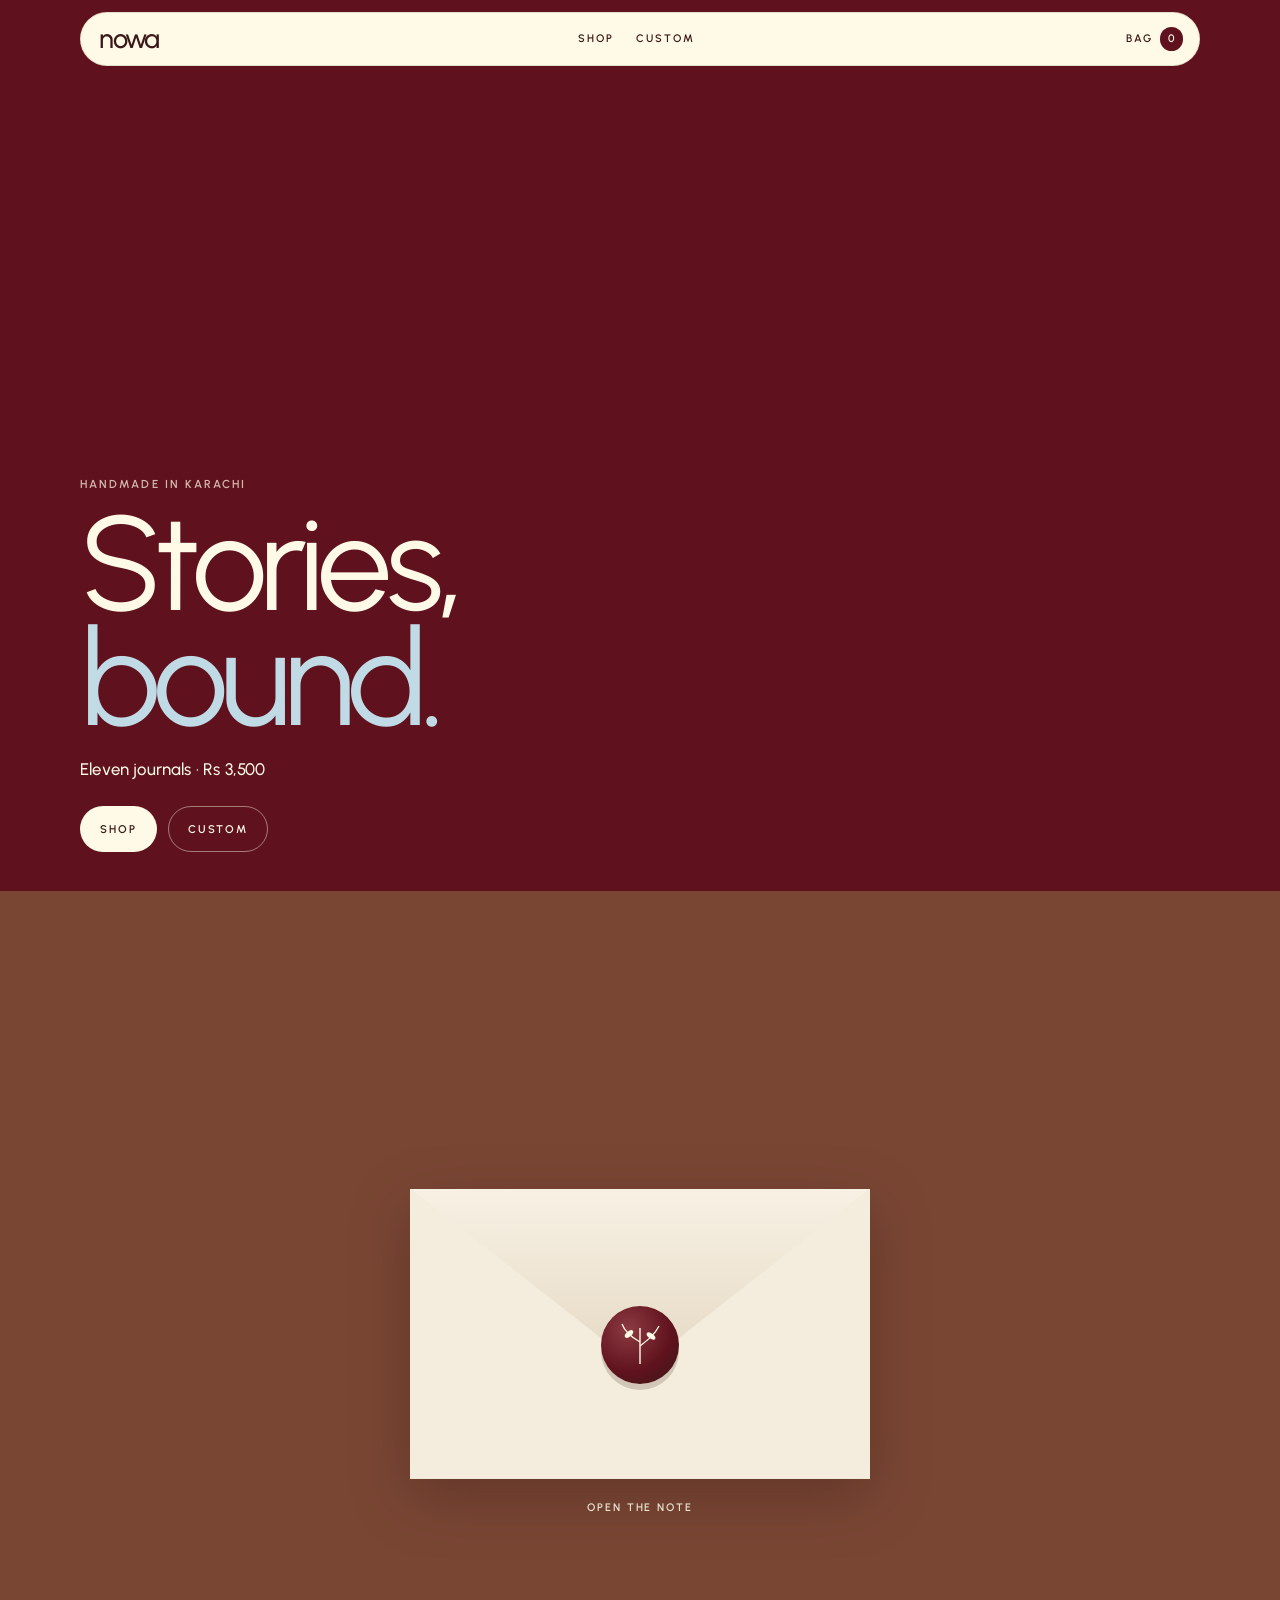
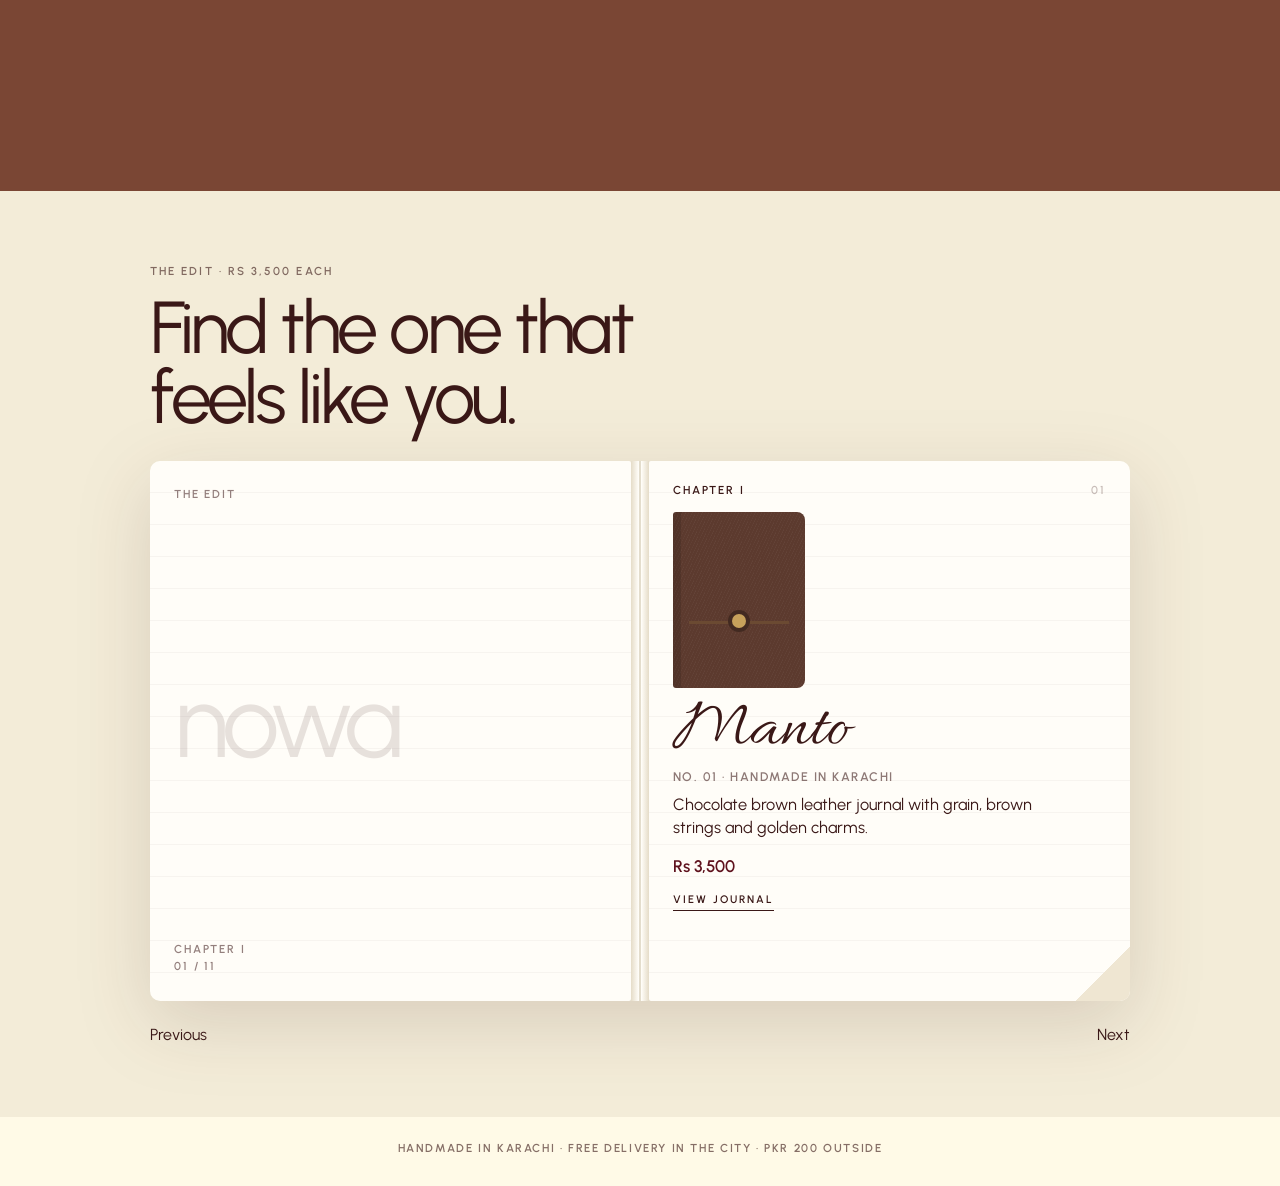
<file: preview/index.html>
<!DOCTYPE html>
<html lang="en">
  <head>
    <meta charset="utf-8" />
    <meta name="viewport" content="width=device-width, initial-scale=1" />
    <title>Nowa Atelier</title>
    <meta name="description" content="Hand-bound journals from Karachi. Eleven journals, Rs 3,500." />
    <meta name="theme-color" content="#5f121d" />
    <link rel="stylesheet" href="css/site.css" />
  </head>
  <body class="home">
    <a class="sr-only" href="#main">Skip to content</a>
    <div class="bar-wrap">
      <header class="bar">
        <a class="logo" href="index.html">nowa</a>
        <nav class="nav" aria-label="Primary">
          <a href="#notebook">Shop</a>
          <a href="custom.html">Custom</a>
        </nav>
        <button class="bag-open" type="button" data-open-bag>
          <span>Bag</span>
          <span class="count" data-bag-count>0</span>
        </button>
      </header>
    </div>
    <main id="main">
      <section class="hero">
        <div class="hero-inner">
          <p class="eyebrow">Handmade in Karachi</p>
          <h1>Stories,<br /><span class="bound">bound.</span></h1>
          <p class="lede">Eleven journals · Rs 3,500</p>
          <div class="hero-actions">
            <a class="btn btn-cream" href="#notebook">Shop</a>
            <a class="btn btn-ghost" href="custom.html">Custom</a>
          </div>
        </div>
      </section>

      <section class="letter-section" aria-label="A note from Nowa">
        <div class="letter-stage" id="letter-stage">
          <div class="envelope" id="envelope">
            <div class="envelope-back"></div>
            <div class="envelope-flap"></div>
            <div class="envelope-pocket"></div>
            <button class="seal" type="button" id="seal" aria-expanded="false" aria-controls="note">
              <span class="sr-only">Open the note</span>
              <svg viewBox="0 0 78 78" aria-hidden="true">
                <path d="M39 58 V22" fill="none" stroke="#fffae7" stroke-width="1.4" />
                <path d="M39 36 C30 31 24 26 21 18" fill="none" stroke="#fffae7" stroke-width="1.3" />
                <path d="M39 40 C48 33 54 28 58 20" fill="none" stroke="#fffae7" stroke-width="1.3" />
                <ellipse cx="28" cy="28" rx="5" ry="2.6" transform="rotate(-40 28 28)" fill="#fffae7" />
                <ellipse cx="50" cy="30" rx="5" ry="2.6" transform="rotate(36 50 30)" fill="#fffae7" />
              </svg>
            </button>
          </div>
          <button class="letter-hint" type="button" id="letter-hint">Open the note</button>
          <article class="note" id="note" hidden>
            <h2>a quiet note for you</h2>
            <p>somewhere between the noise and the notifications, you already know what you need to say. you just haven't written it down yet.</p>
            <p>a phone remembers everything. that's not the same as you remembering it.</p>
            <p class="sign">with love, <span class="script">Nowa</span></p>
            <button class="text-btn" type="button" id="close-note">Close the note</button>
          </article>
        </div>
      </section>

      <section class="notebook-section" id="notebook">
        <div class="notebook-head">
          <p class="eyebrow">The edit · Rs 3,500 each</p>
          <h2>Find the one that feels like you.</h2>
        </div>
        <div class="book" id="book">
          <div class="page page-left">
            <p class="left-kicker">The edit</p>
            <p class="watermark">nowa</p>
            <div class="left-foot">
              <p id="left-chapter">Chapter I</p>
              <p id="left-count">01 / 11</p>
            </div>
          </div>
          <div class="spine"></div>
          <div class="page page-right" id="page-right">
            <div class="sheet" id="sheet"></div>
            <button class="dogear" type="button" data-turn="1" aria-label="Next journal"></button>
          </div>
        </div>
        <div class="book-nav">
          <button type="button" data-turn="-1">Previous</button>
          <button type="button" data-turn="1">Next</button>
        </div>
        <noscript>
          <ol class="text-index">
            <li><a href="journal.html?id=chapter-1-manto">Manto, Chapter I, Rs 3,500</a></li>
            <li><a href="journal.html?id=chapter-1-obsidian">Obsidian, Chapter I, Rs 3,500</a></li>
            <li><a href="journal.html?id=chapter-1-jane">Jane, Chapter I, Rs 3,500</a></li>
            <li><a href="journal.html?id=chapter-1-eden">Eden, Chapter I, Rs 3,500</a></li>
            <li><a href="journal.html?id=chapter-1-ember">Ember, Chapter I, Rs 3,500</a></li>
            <li><a href="journal.html?id=chapter-1-riptide">Riptide, Chapter I, Rs 3,500</a></li>
            <li><a href="journal.html?id=chapter-2-manto">Manto, Chapter II, Rs 3,500</a></li>
            <li><a href="journal.html?id=chapter-2-venom">Venom, Chapter II, Rs 3,500</a></li>
            <li><a href="journal.html?id=chapter-2-nebula">Nebula, Chapter II, Rs 3,500</a></li>
            <li><a href="journal.html?id=chapter-2-sylvia">Sylvia, Chapter II, Rs 3,500</a></li>
            <li><a href="journal.html?id=chapter-2-katniss">Katniss, Chapter II, Rs 3,500</a></li>
          </ol>
        </noscript>
      </section>
    </main>
    <footer class="site-footer">Handmade in Karachi · Free delivery in the city · PKR 200 outside</footer>
    <div class="drawer" id="drawer" hidden>
      <button class="backdrop" type="button" data-close-bag aria-label="Close bag"></button>
      <div class="drawer-panel" role="dialog" aria-modal="true" aria-labelledby="bag-title">
        <div class="drawer-head">
          <h2 id="bag-title">Your bag</h2>
          <button class="text-btn" type="button" data-close-bag>Close</button>
        </div>
        <div id="bag-body"></div>
        <p class="fine">Checkout comes with the real source. This preview keeps your bag in this browser.</p>
      </div>
    </div>
    <script src="js/catalog.js"></script>
    <script src="js/site.js"></script>
    <script src="js/home.js"></script>
  </body>
</html>
</file>
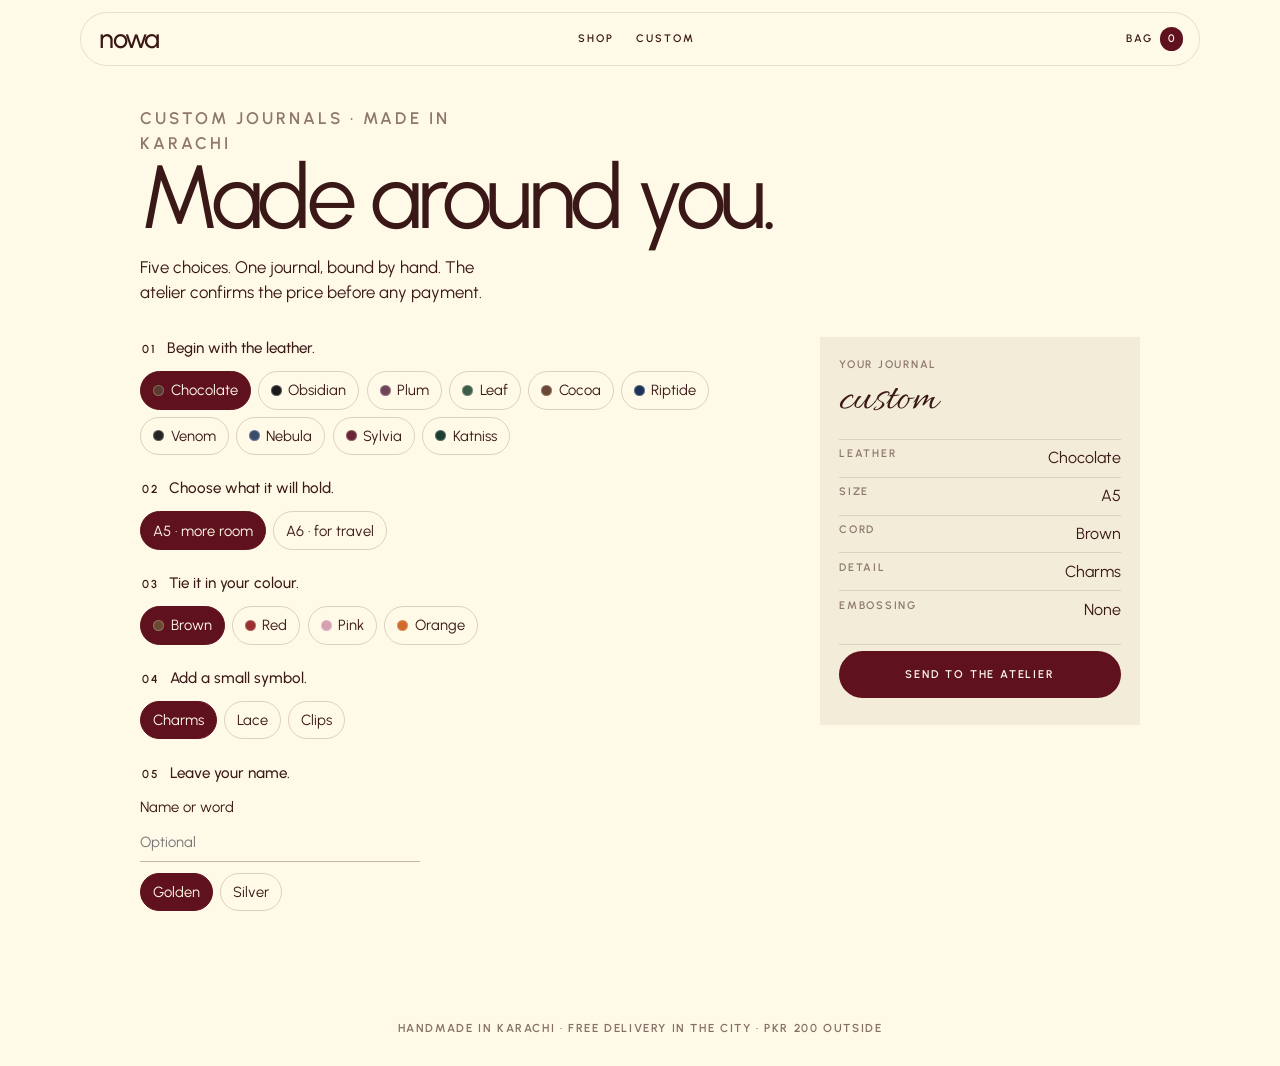
<file: preview/custom.html>
<!DOCTYPE html>
<html lang="en">
  <head>
    <meta charset="utf-8" />
    <meta name="viewport" content="width=device-width, initial-scale=1" />
    <title>Custom journal · Nowa Atelier</title>
    <meta name="description" content="Choose leather, size, cord, detail, and a name. Bound by hand in Karachi." />
    <meta name="theme-color" content="#fffae7" />
    <link rel="stylesheet" href="css/site.css" />
  </head>
  <body>
    <a class="sr-only" href="#main">Skip to content</a>
    <div class="bar-wrap">
      <header class="bar">
        <a class="logo" href="index.html">nowa</a>
        <nav class="nav" aria-label="Primary">
          <a href="index.html#notebook">Shop</a>
          <a href="custom.html">Custom</a>
        </nav>
        <button class="bag-open" type="button" data-open-bag>
          <span>Bag</span>
          <span class="count" data-bag-count>0</span>
        </button>
      </header>
    </div>
    <main id="main" class="custom">
      <header class="custom-intro">
        <p class="eyebrow">Custom journals · made in Karachi</p>
        <h1>Made around you.</h1>
        <p>Five choices. One journal, bound by hand. The atelier confirms the price before any payment.</p>
      </header>
      <form id="custom-form">
        <div class="custom-grid">
          <div>
            <fieldset>
              <legend><span>01</span> Begin with the leather.</legend>
              <div class="choice-row">
                <label class="choice"><input type="radio" name="leather" value="Chocolate" checked /><span><i class="dot" style="--dot:#5c3a2e"></i>Chocolate</span></label>
                <label class="choice"><input type="radio" name="leather" value="Obsidian" /><span><i class="dot" style="--dot:#1a1a1a"></i>Obsidian</span></label>
                <label class="choice"><input type="radio" name="leather" value="Plum" /><span><i class="dot" style="--dot:#6e4458"></i>Plum</span></label>
                <label class="choice"><input type="radio" name="leather" value="Leaf" /><span><i class="dot" style="--dot:#3d5c45"></i>Leaf</span></label>
                <label class="choice"><input type="radio" name="leather" value="Cocoa" /><span><i class="dot" style="--dot:#6a4634"></i>Cocoa</span></label>
                <label class="choice"><input type="radio" name="leather" value="Riptide" /><span><i class="dot" style="--dot:#1e3358"></i>Riptide</span></label>
                <label class="choice"><input type="radio" name="leather" value="Venom" /><span><i class="dot" style="--dot:#242424"></i>Venom</span></label>
                <label class="choice"><input type="radio" name="leather" value="Nebula" /><span><i class="dot" style="--dot:#3a4d6b"></i>Nebula</span></label>
                <label class="choice"><input type="radio" name="leather" value="Sylvia" /><span><i class="dot" style="--dot:#6b2433"></i>Sylvia</span></label>
                <label class="choice"><input type="radio" name="leather" value="Katniss" /><span><i class="dot" style="--dot:#1e3d32"></i>Katniss</span></label>
              </div>
            </fieldset>
            <fieldset>
              <legend><span>02</span> Choose what it will hold.</legend>
              <div class="choice-row">
                <label class="choice"><input type="radio" name="size" value="A5" checked /><span>A5 · more room</span></label>
                <label class="choice"><input type="radio" name="size" value="A6" /><span>A6 · for travel</span></label>
              </div>
            </fieldset>
            <fieldset>
              <legend><span>03</span> Tie it in your colour.</legend>
              <div class="choice-row">
                <label class="choice"><input type="radio" name="cord" value="Brown" checked /><span><i class="dot" style="--dot:#6b4a32"></i>Brown</span></label>
                <label class="choice"><input type="radio" name="cord" value="Red" /><span><i class="dot" style="--dot:#9a2f2f"></i>Red</span></label>
                <label class="choice"><input type="radio" name="cord" value="Pink" /><span><i class="dot" style="--dot:#d7a0b0"></i>Pink</span></label>
                <label class="choice"><input type="radio" name="cord" value="Orange" /><span><i class="dot" style="--dot:#d06a2b"></i>Orange</span></label>
              </div>
            </fieldset>
            <fieldset>
              <legend><span>04</span> Add a small symbol.</legend>
              <div class="choice-row">
                <label class="choice"><input type="radio" name="detail" value="Charms" checked /><span>Charms</span></label>
                <label class="choice"><input type="radio" name="detail" value="Lace" /><span>Lace</span></label>
                <label class="choice"><input type="radio" name="detail" value="Clips" /><span>Clips</span></label>
              </div>
            </fieldset>
            <fieldset>
              <legend><span>05</span> Leave your name.</legend>
              <label class="name-field">Name or word
                <input type="text" name="emboss" maxlength="24" autocomplete="off" placeholder="Optional" />
              </label>
              <div class="choice-row">
                <label class="choice"><input type="radio" name="finish" value="Golden" checked /><span>Golden</span></label>
                <label class="choice"><input type="radio" name="finish" value="Silver" /><span>Silver</span></label>
              </div>
            </fieldset>
          </div>
          <aside class="summary" aria-live="polite">
            <p class="summary-kicker">Your journal</p>
            <p class="summary-title">custom</p>
            <dl>
              <div><dt class="summary-label">Leather</dt><dd id="sum-leather">Chocolate</dd></div>
              <div><dt class="summary-label">Size</dt><dd id="sum-size">A5</dd></div>
              <div><dt class="summary-label">Cord</dt><dd id="sum-cord">Brown</dd></div>
              <div><dt class="summary-label">Detail</dt><dd id="sum-detail">Charms</dd></div>
              <div><dt class="summary-label">Embossing</dt><dd id="sum-finish">None</dd></div>
            </dl>
            <div class="send-row">
              <p class="confirm" id="custom-confirm" hidden>Your choices are with the atelier. No payment is taken in this preview.</p>
              <button class="btn btn-maroon" type="submit">Send to the atelier</button>
            </div>
          </aside>
        </div>
      </form>
    </main>
    <footer class="site-footer">Handmade in Karachi · Free delivery in the city · PKR 200 outside</footer>
    <div class="drawer" id="drawer" hidden>
      <button class="backdrop" type="button" data-close-bag aria-label="Close bag"></button>
      <div class="drawer-panel" role="dialog" aria-modal="true" aria-labelledby="bag-title">
        <div class="drawer-head">
          <h2 id="bag-title">Your bag</h2>
          <button class="text-btn" type="button" data-close-bag>Close</button>
        </div>
        <div id="bag-body"></div>
        <p class="fine">Checkout comes with the real source. This preview keeps your bag in this browser.</p>
      </div>
    </div>
    <script src="js/catalog.js"></script>
    <script src="js/site.js"></script>
    <script src="js/custom.js"></script>
  </body>
</html>
</file>
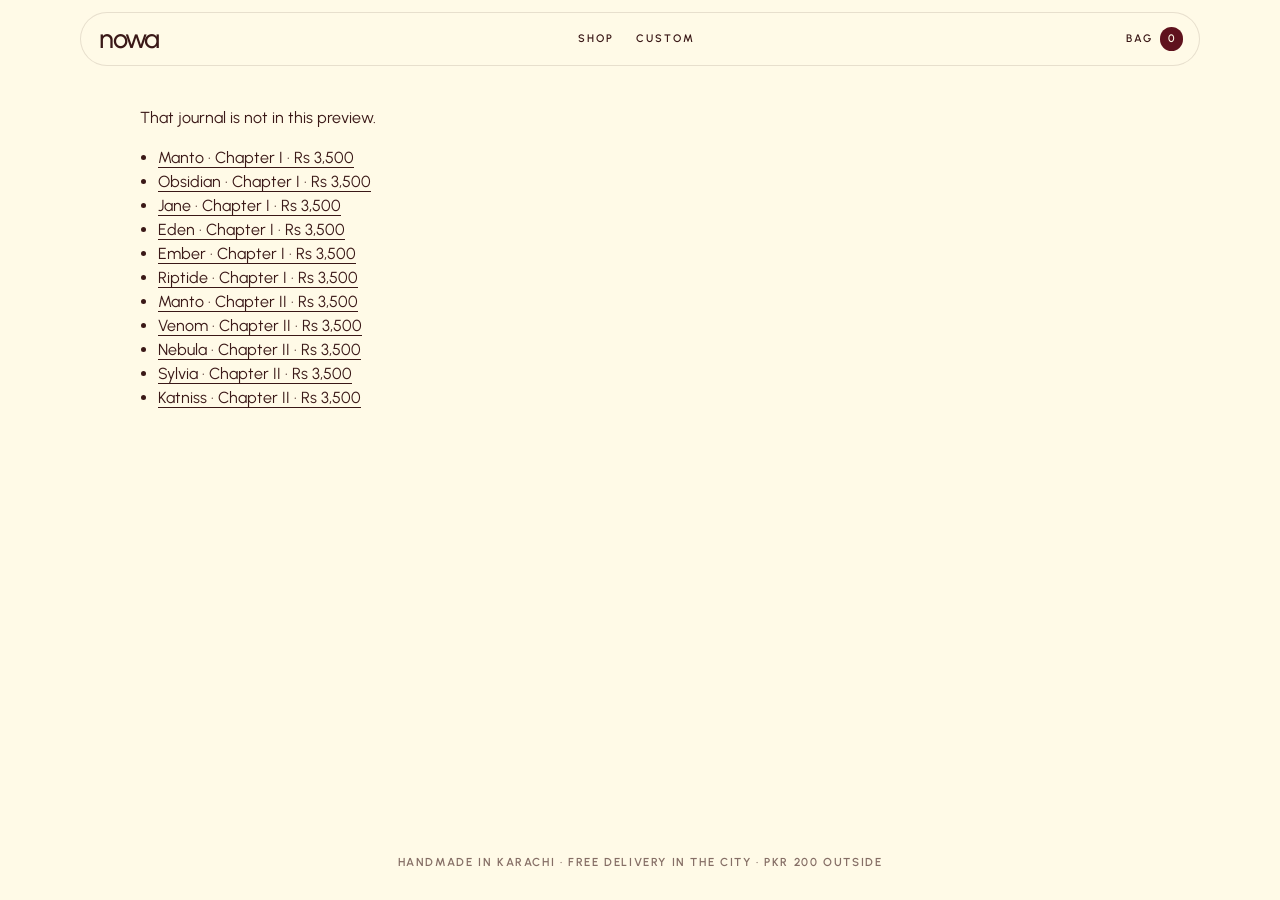
<file: preview/journal.html>
<!DOCTYPE html>
<html lang="en">
  <head>
    <meta charset="utf-8" />
    <meta name="viewport" content="width=device-width, initial-scale=1" />
    <title>Journal · Nowa Atelier</title>
    <meta name="description" content="A hand-bound Nowa journal. Rs 3,500." />
    <meta name="theme-color" content="#fffae7" />
    <link rel="stylesheet" href="css/site.css" />
  </head>
  <body>
    <a class="sr-only" href="#main">Skip to content</a>
    <div class="bar-wrap">
      <header class="bar">
        <a class="logo" href="index.html">nowa</a>
        <nav class="nav" aria-label="Primary">
          <a href="index.html#notebook">Shop</a>
          <a href="custom.html">Custom</a>
        </nav>
        <button class="bag-open" type="button" data-open-bag>
          <span>Bag</span>
          <span class="count" data-bag-count>0</span>
        </button>
      </header>
    </div>
    <main id="main" class="product">
      <article id="product"></article>
    </main>
    <footer class="site-footer">Handmade in Karachi · Free delivery in the city · PKR 200 outside</footer>
    <div class="drawer" id="drawer" hidden>
      <button class="backdrop" type="button" data-close-bag aria-label="Close bag"></button>
      <div class="drawer-panel" role="dialog" aria-modal="true" aria-labelledby="bag-title">
        <div class="drawer-head">
          <h2 id="bag-title">Your bag</h2>
          <button class="text-btn" type="button" data-close-bag>Close</button>
        </div>
        <div id="bag-body"></div>
        <p class="fine">Checkout comes with the real source. This preview keeps your bag in this browser.</p>
      </div>
    </div>
    <script src="js/catalog.js"></script>
    <script src="js/site.js"></script>
    <script src="js/journal.js"></script>
  </body>
</html>
</file>
<file: preview/css/site.css>
@font-face {
  font-family: Urbanist;
  src: url("../fonts/urbanist-300.woff2") format("woff2");
  font-weight: 300;
  font-style: normal;
  font-display: swap;
}

@font-face {
  font-family: Urbanist;
  src: url("../fonts/urbanist-400.woff2") format("woff2");
  font-weight: 400;
  font-style: normal;
  font-display: swap;
}

@font-face {
  font-family: Urbanist;
  src: url("../fonts/urbanist-500.woff2") format("woff2");
  font-weight: 500;
  font-style: normal;
  font-display: swap;
}

@font-face {
  font-family: Urbanist;
  src: url("../fonts/urbanist-600.woff2") format("woff2");
  font-weight: 600;
  font-style: normal;
  font-display: swap;
}

@font-face {
  font-family: Allura;
  src: url("../fonts/allura-latin.woff2") format("woff2");
  font-weight: 400;
  font-style: normal;
  font-display: swap;
}

:root {
  --cream: #fffae7;
  --cream-dark: #d0cbb7;
  --maroon: #5f121d;
  --espresso: #3a1817;
  --powder: #c0dbe6;
  --bark: #7a4634;
  --paper: #fffdf8;
  --line: rgba(58, 24, 23, 0.16);
  --header: 4.7rem;
}

*,
*::before,
*::after {
  box-sizing: border-box;
}

html {
  scroll-behavior: smooth;
}

body {
  margin: 0;
  min-height: 100svh;
  display: flex;
  flex-direction: column;
  background: var(--cream);
  color: var(--espresso);
  font-family: Urbanist, "Segoe UI", sans-serif;
  font-weight: 400;
  line-height: 1.5;
}

body.bag-open {
  overflow: hidden;
}

main {
  flex: 1;
}

img {
  max-width: 100%;
}

button,
input {
  font: inherit;
  color: inherit;
}

a {
  color: inherit;
}

:focus-visible {
  outline: 2px solid var(--powder);
  outline-offset: 3px;
}

.sr-only {
  position: absolute;
  width: 1px;
  height: 1px;
  padding: 0;
  margin: -1px;
  overflow: hidden;
  clip: rect(0, 0, 0, 0);
  white-space: nowrap;
  border: 0;
}

.bar-wrap {
  position: sticky;
  top: 0;
  z-index: 40;
  padding: 0.75rem 0.85rem 0;
}

.bar {
  display: flex;
  align-items: center;
  justify-content: space-between;
  gap: 1rem;
  max-width: 1120px;
  margin: 0 auto;
  padding: 0.55rem 0.55rem 0.55rem 1.15rem;
  background: var(--cream);
  border: 1px solid rgba(58, 24, 23, 0.12);
  border-radius: 999px;
}

.logo {
  font-size: 1.7rem;
  font-weight: 500;
  letter-spacing: -0.06em;
  line-height: 1;
  text-decoration: none;
}

.nav {
  display: flex;
  gap: 1.4rem;
}

.nav a,
.bag-open,
.letter-hint,
.text-btn,
.sheet-link,
.next-link {
  font-size: 0.68rem;
  font-weight: 600;
  letter-spacing: 0.18em;
  text-transform: uppercase;
  text-decoration: none;
}

.bag-open {
  display: inline-flex;
  align-items: center;
  gap: 0.45rem;
  border: 0;
  background: transparent;
  cursor: pointer;
  padding: 0.35rem 0.45rem 0.35rem 0.7rem;
}

.count {
  display: inline-grid;
  place-items: center;
  min-width: 1.45rem;
  height: 1.45rem;
  padding: 0 0.35rem;
  border-radius: 999px;
  background: var(--maroon);
  color: var(--cream);
  font-size: 0.68rem;
  letter-spacing: 0;
}

.hero {
  min-height: 100svh;
  margin-top: calc(var(--header) * -1);
  padding: calc(var(--header) + 1.5rem) 1.25rem 2.4rem;
  display: flex;
  flex-direction: column;
  justify-content: flex-end;
  background: var(--maroon);
  color: var(--cream);
}

.hero-inner {
  width: min(1120px, 100%);
  margin: 0 auto;
}

.eyebrow {
  margin: 0 0 0.8rem;
  font-size: 0.72rem;
  font-weight: 600;
  letter-spacing: 0.18em;
  text-transform: uppercase;
  color: rgba(255, 250, 231, 0.72);
}

.hero h1 {
  margin: 0;
  font-weight: 400;
  font-size: clamp(4rem, 11vw, 8.4rem);
  line-height: 0.86;
  letter-spacing: -0.05em;
}

.hero h1 .bound {
  color: var(--powder);
}

.lede {
  margin: 1.25rem 0 0;
  font-size: 1.05rem;
  font-weight: 500;
  letter-spacing: 0.01em;
}

.hero-actions {
  display: flex;
  flex-wrap: wrap;
  gap: 0.7rem;
  margin-top: 1.5rem;
}

.btn {
  display: inline-flex;
  align-items: center;
  justify-content: center;
  min-height: 2.9rem;
  padding: 0.75rem 1.2rem;
  border-radius: 999px;
  border: 1px solid transparent;
  font-size: 0.7rem;
  font-weight: 600;
  letter-spacing: 0.16em;
  text-transform: uppercase;
  text-decoration: none;
  cursor: pointer;
}

.btn-cream {
  background: var(--cream);
  color: var(--espresso);
}

.btn-ghost {
  background: transparent;
  color: var(--cream);
  border-color: rgba(255, 250, 231, 0.45);
}

.btn-maroon {
  background: var(--maroon);
  color: var(--cream);
}

.btn:disabled {
  cursor: default;
  opacity: 0.65;
}

.letter-section {
  min-height: 100svh;
  display: grid;
  place-items: center;
  padding: 5.5rem 1.25rem 4rem;
  background: var(--bark);
  color: var(--cream);
}

.letter-stage {
  width: min(560px, 100%);
  display: grid;
  justify-items: center;
  gap: 1.25rem;
}

.envelope {
  position: relative;
  width: min(460px, 88vw);
  height: 290px;
  perspective: 900px;
  filter: drop-shadow(0 18px 28px rgba(40, 16, 12, 0.28));
}

.envelope-back,
.envelope-pocket,
.envelope-flap {
  position: absolute;
  inset: 0;
}

.envelope-back {
  background: #e7dcc6;
}

.envelope-pocket {
  background: #f4ecdc;
  clip-path: polygon(0 0, 50% 58%, 100% 0, 100% 100%, 0 100%);
  z-index: 2;
}

.envelope-flap {
  height: 62%;
  background: linear-gradient(#f7f1e4, #e6d9c4);
  clip-path: polygon(0 0, 100% 0, 50% 100%);
  transform-origin: top center;
  transition: transform 0.7s ease;
  z-index: 3;
}

.is-opening .envelope-flap {
  transform: rotateX(180deg);
  z-index: 1;
}

.seal {
  position: absolute;
  z-index: 4;
  left: 50%;
  top: 54%;
  width: 78px;
  height: 78px;
  padding: 0;
  border: 0;
  border-radius: 50%;
  background:
    radial-gradient(circle at 35% 30%, #8d3a42, #5f121d 58%, #3a1817 100%);
  transform: translate(-50%, -50%);
  cursor: pointer;
  box-shadow: 0 6px 0 rgba(58, 24, 23, 0.18);
}

.seal svg {
  width: 100%;
  height: 100%;
  display: block;
}

.is-opening .seal,
.is-open .envelope,
.is-open .letter-hint {
  opacity: 0;
  pointer-events: none;
}

.is-open .envelope {
  display: none;
}

.letter-hint {
  border: 0;
  background: transparent;
  color: var(--cream);
  cursor: pointer;
}

.note {
  width: min(520px, 100%);
  padding: 2.6rem 1.8rem 1.8rem;
  background: #f6f1e4;
  color: var(--maroon);
  text-align: center;
  box-shadow: 0 22px 40px rgba(40, 16, 12, 0.22);
}

.note h2 {
  margin: 0 0 1rem;
  font-family: Allura, cursive;
  font-size: 2.6rem;
  font-weight: 400;
  line-height: 1;
  color: var(--maroon);
}

.note p {
  margin: 0 0 0.9rem;
  font-size: 1.02rem;
  line-height: 1.55;
}

.sign {
  margin-top: 0.4rem;
  font-size: 0.95rem;
}

.sign .script {
  display: block;
  font-family: Allura, cursive;
  font-size: 3rem;
  line-height: 1;
}

.note .text-btn {
  margin-top: 0.4rem;
  border: 0;
  background: transparent;
  color: var(--maroon);
  cursor: pointer;
}

.notebook-section {
  padding: 4.5rem 1.25rem 4rem;
  background: #f3ecd8;
}

.notebook-head {
  width: min(980px, 100%);
  margin: 0 auto 1.75rem;
}

.notebook-head .eyebrow {
  color: rgba(58, 24, 23, 0.62);
}

.notebook-head h2 {
  margin: 0;
  max-width: 12ch;
  font-size: clamp(2.6rem, 6vw, 4.6rem);
  font-weight: 400;
  letter-spacing: -0.045em;
  line-height: 0.95;
}

.book {
  display: grid;
  grid-template-columns: 1fr 18px 1fr;
  width: min(980px, 100%);
  margin: 0 auto;
  filter: drop-shadow(0 22px 36px rgba(58, 24, 23, 0.14));
}

.page {
  position: relative;
  min-height: 540px;
  background-color: var(--paper);
  background-image: repeating-linear-gradient(
    to bottom,
    transparent 0,
    transparent 31px,
    rgba(58, 24, 23, 0.08) 32px
  );
}

.page-left {
  border-radius: 10px 2px 2px 10px;
  padding: 1.6rem 1.5rem;
  display: flex;
  flex-direction: column;
  justify-content: space-between;
}

.page-right {
  border-radius: 2px 10px 10px 2px;
  perspective: 1600px;
  overflow: hidden;
}

.spine {
  background: linear-gradient(90deg, #e5dcc8, #fffdf8 42%, #d5ccb6 50%, #fffdf8 58%, #e5dcc8);
}

.left-kicker,
.left-foot p {
  margin: 0;
  font-size: 0.72rem;
  font-weight: 600;
  letter-spacing: 0.16em;
  text-transform: uppercase;
  color: rgba(58, 24, 23, 0.55);
}

.watermark {
  margin: 0;
  font-size: clamp(4rem, 8vw, 6.5rem);
  font-weight: 400;
  letter-spacing: -0.06em;
  line-height: 1;
  color: rgba(58, 24, 23, 0.12);
}

.sheet,
.flip-face {
  padding: 1.35rem 1.5rem 1.7rem;
}

.sheet-top {
  display: flex;
  justify-content: space-between;
  align-items: baseline;
  margin-bottom: 0.8rem;
}

.sheet-top p {
  margin: 0;
  font-size: 0.72rem;
  font-weight: 600;
  letter-spacing: 0.16em;
  text-transform: uppercase;
}

.numeral {
  font-size: 2rem;
  font-weight: 300;
  letter-spacing: -0.04em;
  text-transform: none;
  color: rgba(58, 24, 23, 0.28);
}

.leather {
  position: relative;
  width: 132px;
  height: 176px;
  margin: 0.2rem 0 0.15rem;
  border-radius: 3px 8px 8px 3px;
  background-color: var(--leather);
  background-image: repeating-linear-gradient(
    115deg,
    transparent 0 2px,
    rgba(255, 255, 255, 0.05) 3px
  );
  box-shadow: inset 8px 0 0 rgba(0, 0, 0, 0.12);
}

.leather::before,
.leather-large .cord {
  content: "";
  position: absolute;
  left: 12%;
  right: 12%;
  top: 62%;
  height: 3px;
  background: var(--cord);
}

.charm {
  position: absolute;
  left: 50%;
  top: 62%;
  width: 14px;
  height: 14px;
  border-radius: 50%;
  background: var(--charm);
  transform: translate(-50%, -50%);
  box-shadow: 0 0 0 4px color-mix(in srgb, var(--leather) 72%, black);
}

.sheet-name,
.script-name {
  margin: 0.7rem 0 0;
  font-family: Allura, cursive;
  font-size: clamp(3.2rem, 6vw, 4.4rem);
  font-weight: 400;
  line-height: 0.9;
  letter-spacing: 0;
  text-transform: none;
}

.sheet-meta,
.sheet-sentence {
  margin: 0.35rem 0 0;
  max-width: 36ch;
}

.sheet-meta {
  font-size: 0.78rem;
  font-weight: 600;
  letter-spacing: 0.12em;
  text-transform: uppercase;
  color: rgba(58, 24, 23, 0.58);
}

.sheet-sentence {
  font-size: 1.02rem;
  line-height: 1.45;
}

.sheet-price {
  margin: 0.85rem 0 0.45rem;
  font-size: 1.05rem;
  font-weight: 600;
  color: var(--maroon);
}

.sheet-link {
  display: inline-block;
  border-bottom: 1px solid currentColor;
  padding-bottom: 0.1rem;
}

.dogear {
  position: absolute;
  right: 0;
  bottom: 0;
  z-index: 5;
  width: 54px;
  height: 54px;
  border: 0;
  padding: 0;
  background: linear-gradient(135deg, transparent 50%, #efe6d2 50%);
  cursor: pointer;
}

.book-nav {
  width: min(980px, 100%);
  margin: 1rem auto 0;
  display: flex;
  justify-content: space-between;
}

.book-nav button,
.text-btn {
  border: 0;
  background: transparent;
  cursor: pointer;
  padding: 0.4rem 0;
}

.flipper {
  position: absolute;
  inset: 0;
  z-index: 4;
  transform-origin: left center;
  transform-style: preserve-3d;
  transition: transform 0.75s ease;
}

.flipper.go {
  transform: rotateY(-180deg);
}

.flip-face {
  position: absolute;
  inset: 0;
  background-color: var(--paper);
  background-image: repeating-linear-gradient(
    to bottom,
    transparent 0,
    transparent 31px,
    rgba(58, 24, 23, 0.08) 32px
  );
  backface-visibility: hidden;
}

.flip-face.back {
  transform: rotateY(180deg);
}

.site-footer {
  padding: 1.4rem 1.25rem 1.8rem;
  text-align: center;
  font-size: 0.72rem;
  font-weight: 600;
  letter-spacing: 0.14em;
  text-transform: uppercase;
  color: rgba(58, 24, 23, 0.62);
}

.product,
.custom {
  width: min(1040px, 100%);
  margin: 0 auto;
  padding: 1.5rem 1.25rem 4rem;
}

.crumb {
  margin: 0 0 1.4rem;
  font-size: 0.72rem;
  font-weight: 600;
  letter-spacing: 0.14em;
  text-transform: uppercase;
}

.crumb a {
  text-decoration: none;
  border-bottom: 1px solid currentColor;
}

.product-layout {
  display: grid;
  grid-template-columns: minmax(0, 0.86fr) minmax(0, 1.14fr);
  gap: 3rem;
  align-items: center;
}

.leather-large {
  position: relative;
  width: min(300px, 100%);
  aspect-ratio: 3 / 4;
  border-radius: 4px 14px 14px 4px;
  background-color: var(--leather);
  background-image: repeating-linear-gradient(
    115deg,
    transparent 0 2px,
    rgba(255, 255, 255, 0.05) 3px
  );
  box-shadow: inset 14px 0 0 rgba(0, 0, 0, 0.12);
}

.product .eyebrow {
  color: rgba(58, 24, 23, 0.58);
}

.product-price {
  margin: 0.35rem 0 0;
  font-size: 1.2rem;
  font-weight: 600;
  color: var(--maroon);
}

.product-sentence {
  max-width: 34ch;
  margin: 1rem 0 1.3rem;
  font-size: 1.2rem;
  line-height: 1.45;
}

.delivery {
  margin: 1rem 0 1.2rem;
  max-width: 36ch;
  color: rgba(58, 24, 23, 0.72);
}

.next-link {
  display: inline-block;
  border-bottom: 1px solid currentColor;
}

.text-index {
  padding-left: 1.1rem;
}

.text-index a {
  text-decoration: none;
  border-bottom: 1px solid currentColor;
}

.custom-intro h1 {
  margin: 0;
  font-size: clamp(3rem, 8vw, 5.6rem);
  font-weight: 400;
  letter-spacing: -0.05em;
  line-height: 0.92;
}

.custom-intro .eyebrow {
  color: rgba(58, 24, 23, 0.58);
}

.custom-intro p {
  max-width: 38ch;
  margin: 1rem 0 0;
  font-size: 1.05rem;
}

.custom-grid {
  display: grid;
  grid-template-columns: minmax(0, 1.4fr) minmax(240px, 0.7fr);
  gap: 2.5rem;
  margin-top: 2rem;
  align-items: start;
}

fieldset {
  margin: 0 0 1.4rem;
  padding: 0;
  border: 0;
}

legend {
  margin-bottom: 0.7rem;
  font-size: 0.95rem;
  font-weight: 500;
}

legend span {
  margin-right: 0.45rem;
  font-size: 0.72rem;
  font-weight: 600;
  letter-spacing: 0.14em;
}

.choice-row {
  display: flex;
  flex-wrap: wrap;
  gap: 0.45rem;
}

.choice {
  position: relative;
}

.choice input {
  position: absolute;
  opacity: 0;
  pointer-events: none;
}

.choice span {
  display: inline-flex;
  align-items: center;
  gap: 0.4rem;
  min-height: 2.4rem;
  padding: 0.4rem 0.75rem;
  border: 1px solid rgba(58, 24, 23, 0.18);
  border-radius: 999px;
  cursor: pointer;
  font-size: 0.92rem;
}

.choice input:checked + span {
  background: var(--maroon);
  border-color: var(--maroon);
  color: var(--cream);
}

.choice input:focus-visible + span {
  outline: 2px solid var(--powder);
  outline-offset: 3px;
}

.dot {
  width: 0.7rem;
  height: 0.7rem;
  border-radius: 50%;
  background: var(--dot);
  box-shadow: inset 0 0 0 1px rgba(255, 255, 255, 0.25);
}

.name-field {
  display: grid;
  gap: 0.4rem;
  margin-bottom: 0.7rem;
  font-size: 0.92rem;
}

.name-field input {
  width: min(280px, 100%);
  border: 0;
  border-bottom: 1px solid rgba(58, 24, 23, 0.3);
  background: transparent;
  padding: 0.45rem 0;
}

.summary {
  position: sticky;
  top: 5.4rem;
  padding: 1.25rem 1.2rem 1.3rem;
  background: #f3ecd8;
}

.summary-kicker,
.summary-label {
  margin: 0;
  font-size: 0.68rem;
  font-weight: 600;
  letter-spacing: 0.16em;
  text-transform: uppercase;
  color: rgba(58, 24, 23, 0.55);
}

.summary-title {
  margin: 0.3rem 0 1rem;
  font-family: Allura, cursive;
  font-size: 2.8rem;
  line-height: 1;
}

.summary dl {
  margin: 0 0 1rem;
}

.summary div {
  display: flex;
  justify-content: space-between;
  gap: 1rem;
  padding: 0.4rem 0;
  border-top: 1px solid rgba(58, 24, 23, 0.12);
}

.summary dd {
  margin: 0;
  text-align: right;
}

.summary .btn,
.send-row .btn {
  width: 100%;
}

.confirm {
  margin: 0.8rem 0 0;
  font-size: 0.95rem;
}

.drawer[hidden] {
  display: none;
}

.drawer {
  position: fixed;
  inset: 0;
  z-index: 60;
}

.backdrop {
  position: absolute;
  inset: 0;
  border: 0;
  background: rgba(58, 24, 23, 0.35);
  cursor: pointer;
}

.drawer-panel {
  position: absolute;
  top: 0;
  right: 0;
  width: min(420px, 100%);
  height: 100%;
  padding: 1.2rem 1.2rem 1.5rem;
  background: var(--cream);
  display: flex;
  flex-direction: column;
  gap: 1rem;
}

.drawer-head {
  display: flex;
  justify-content: space-between;
  align-items: center;
}

.drawer-head h2 {
  margin: 0;
  font-size: 1.8rem;
  font-weight: 400;
  letter-spacing: -0.04em;
}

.bag-list {
  list-style: none;
  margin: 0;
  padding: 0;
  display: grid;
  gap: 1rem;
}

.bag-list li {
  display: grid;
  grid-template-columns: 1fr auto;
  gap: 0.2rem 0.8rem;
  align-items: center;
  padding-bottom: 0.8rem;
  border-bottom: 1px solid rgba(58, 24, 23, 0.12);
}

.bag-name,
.bag-meta,
.bag-empty {
  margin: 0;
}

.bag-name {
  font-weight: 500;
}

.bag-meta,
.fine,
.bag-empty {
  color: rgba(58, 24, 23, 0.7);
  font-size: 0.92rem;
}

.bag-list .text-btn {
  grid-column: 1;
  justify-self: start;
}

.qty {
  display: inline-flex;
  align-items: center;
  gap: 0.45rem;
}

.qty button {
  width: 1.8rem;
  height: 1.8rem;
  border-radius: 50%;
  border: 1px solid rgba(58, 24, 23, 0.2);
  background: transparent;
  cursor: pointer;
}

.fine {
  margin-top: auto;
}

@media (max-width: 760px) {
  .logo {
    font-size: 1.45rem;
  }

  .bar {
    gap: 0.5rem;
    padding-left: 0.9rem;
  }

  .nav {
    gap: 0.75rem;
  }

  .hero {
    padding-bottom: 1.6rem;
  }

  .hero h1 {
    font-size: clamp(3.5rem, 18vw, 5rem);
  }

  .book {
    grid-template-columns: 1fr;
  }

  .page-left,
  .spine {
    display: none;
  }

  .page {
    min-height: 0;
  }

  .page-right {
    border-radius: 10px;
  }

  .product-layout,
  .custom-grid {
    grid-template-columns: 1fr;
    gap: 1.4rem;
  }

  .leather-large {
    width: 168px;
    aspect-ratio: 3 / 4;
    height: auto;
  }

  .summary {
    position: static;
  }

  .custom {
    padding-bottom: 6.5rem;
  }

  .send-row {
    position: fixed;
    left: 0;
    right: 0;
    bottom: 0;
    z-index: 30;
    padding: 0.75rem 1rem 1rem;
    background: var(--cream);
    border-top: 1px solid rgba(58, 24, 23, 0.12);
  }

  .script-name {
    font-size: 4.2rem;
  }
}

@media (max-height: 700px) {
  .hero h1 {
    font-size: 3.4rem;
  }
}

@media (prefers-reduced-motion: reduce) {
  html {
    scroll-behavior: auto;
  }

  .envelope-flap,
  .flipper {
    transition: none;
  }
}
</file>
